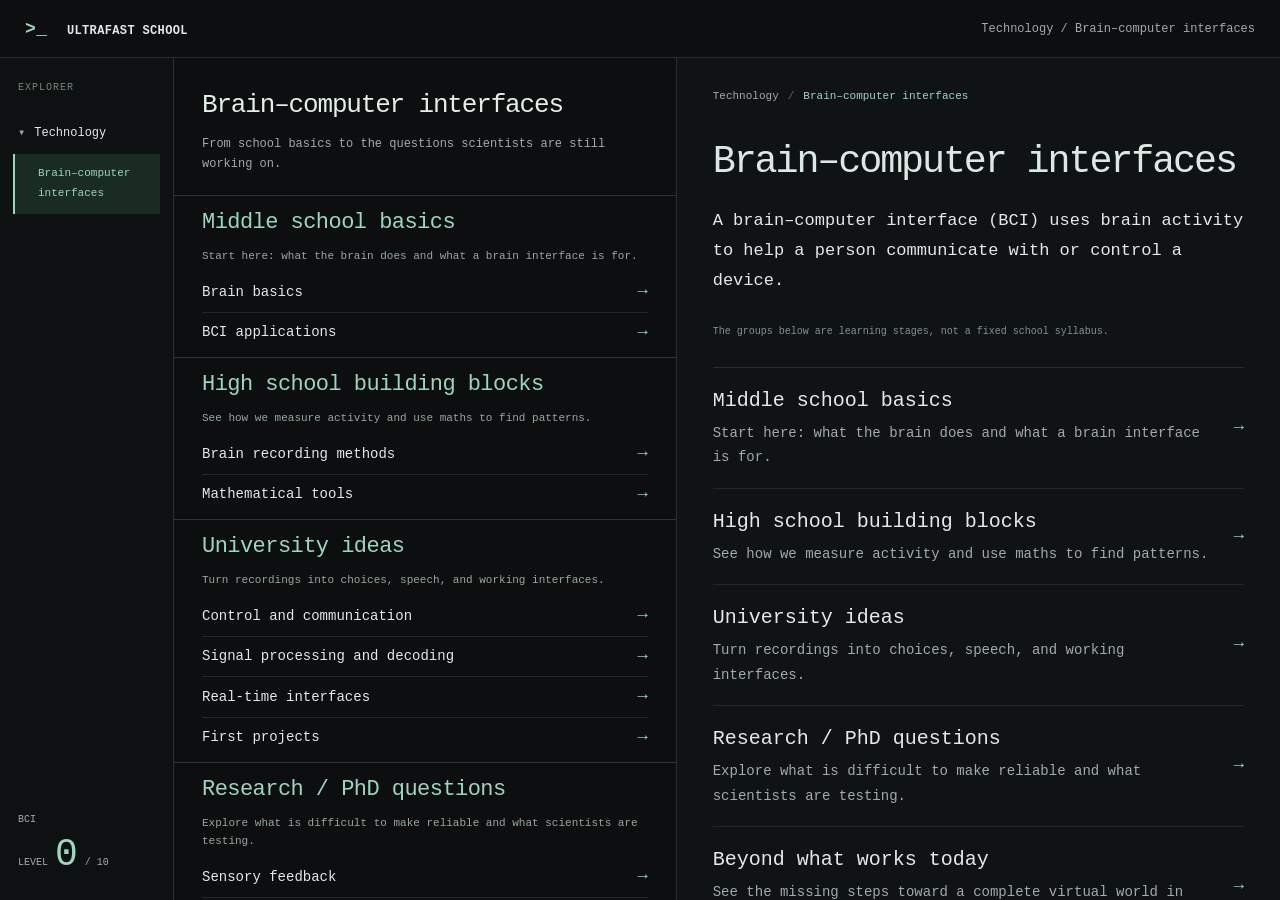
<file: school/index.html>
<!doctype html>
<html lang="en">
<head>
  <meta charset="utf-8"><meta name="viewport" content="width=device-width,initial-scale=1">
  <title>BCI / Ultrafast School</title>
  <meta name="description" content="Explore the shape of brain-computer interfaces, from school basics to open research questions.">
  <link rel="stylesheet" href="school.css?v=3">
</head>
<body>
  <header class="appbar"><a class="brand" href="./"><span class="prompt">&gt;_</span> ULTRAFAST SCHOOL</a><span class="app-path" id="app-path">Technology / Brain–computer interfaces</span></header>
  <div class="workspace">
    <aside class="directory" aria-label="Categories">
      <span class="explorer-label">EXPLORER</span>
      <button id="technology-toggle" class="category-toggle" aria-expanded="true" aria-controls="technology-topics"><span id="technology-arrow">▾</span> Technology</button>
      <div id="technology-topics"><button class="category-topic active" data-open="overview">Brain–computer<br>interfaces</button></div>
      <div class="level-corner" aria-label="Your exploration level"><span id="level-category">BCI</span><div>LEVEL <strong id="field-level">0</strong><small>/ 10</small></div></div>
    </aside>
    <main class="map-pane" aria-label="BCI overview">
      <div class="map-intro"><h1>Brain–computer interfaces</h1><p>From school basics to the questions scientists are still working on.</p></div>
      <div id="map"></div>
    </main>
    <aside class="context-pane" aria-label="Current heading"><div id="context"></div></aside>
  </div>
  <script src="curriculum.js?v=1"></script><script src="simple-map.js?v=2"></script><script src="levels.js?v=1"></script><script src="school.js?v=4"></script>
</body>
</html>
</file>
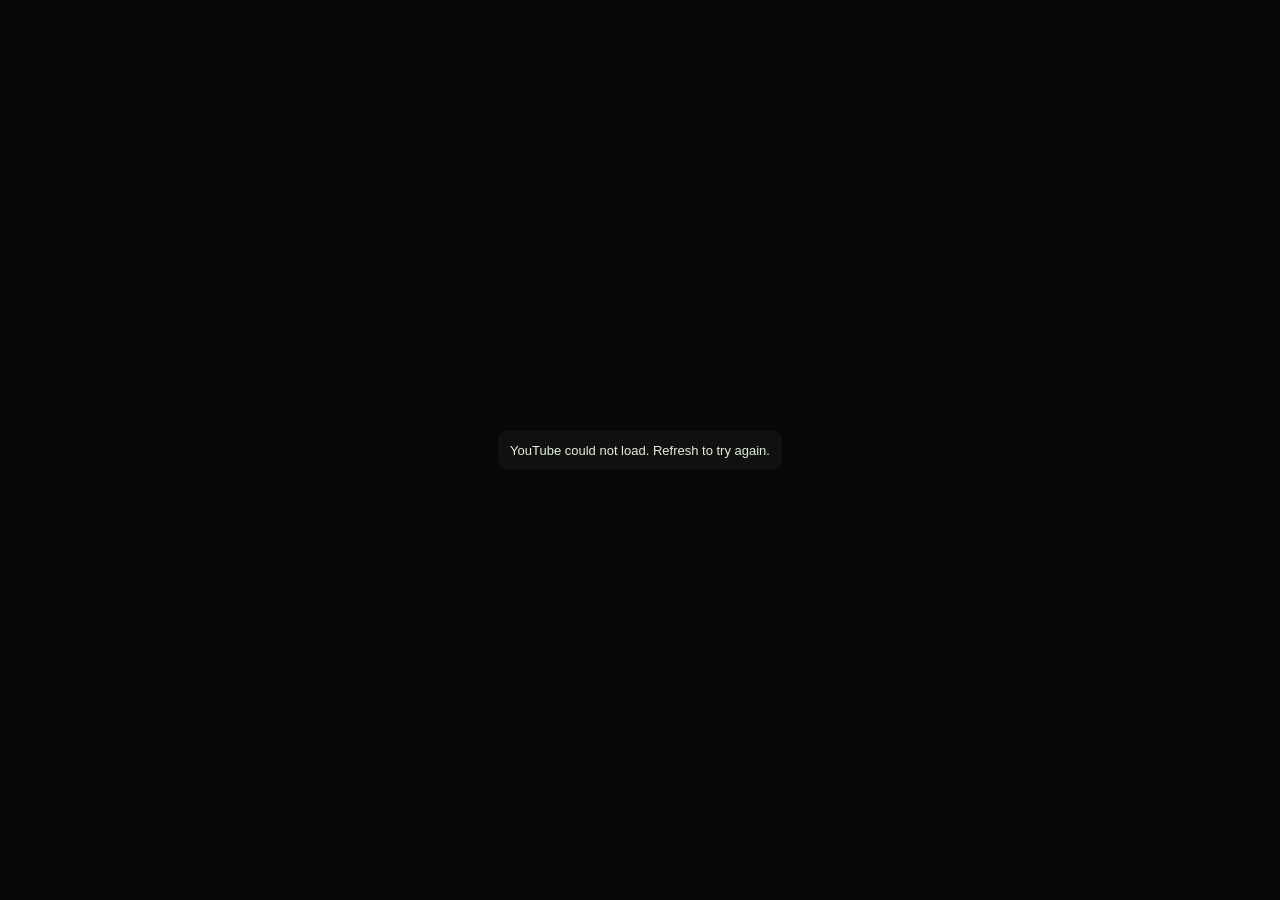
<file: watch/index.html>
<!doctype html><html lang="en"><head><meta charset="utf-8"><meta name="viewport" content="width=device-width,initial-scale=1"><meta name="referrer" content="strict-origin-when-cross-origin"><title>Unseen Gold — One event. More perspective.</title><meta name="description" content="Curated YouTube viewing rooms for two or three screens. Space, sport, music, food and more. Open and watch."><link rel="icon" href="data:image/svg+xml,%3Csvg xmlns='http://www.w3.org/2000/svg' viewBox='0 0 40 40'%3E%3Crect width='40' height='40' rx='10' fill='%23d7fa70'/%3E%3Cpath d='M10 10h7v20h-7zM23 10h7v20h-7z' fill='%23121612'/%3E%3C/svg%3E"><link rel="stylesheet" href="style.css?v=tv6"></head><body><header><a class="brand" href="./"><span class="brand-symbol">Ⅱ</span>Unseen Gold<span class="beta">LOCAL PREVIEW</span></a><div class="header-right"><span class="yt-mark">▶</span> Curated from YouTube <span class="divider"></span><button id="how-button">How it works ↗</button></div></header><dialog id="browse-dialog"><div class="browse-heading"><h2>Browse videos</h2><button class="close" aria-label="Back to video">×</button></div><main id="app"><nav id="categories" aria-label="Categories"></nav><section class="catalog-section"><div class="section-heading"><h2>For you</h2><span id="room-count"></span></div><div id="catalog"></div></section></main></dialog><section id="room" hidden></section><dialog id="how"><button class="close" aria-label="Close">×</button><p class="eyebrow">MAKE ROOM FOR MORE</p><h2>Your desk. Your viewing room.</h2><ol><li>Pick an event, performance, or companion collection.</li><li>One video fills each window. Click Second monitor · More angles to open another view in a separate window, move it to your other display, then choose Fullscreen.</li><li>Videos start automatically, muted until you interact. If your browser blocks playback, press Play.</li><li>Audio follows the focused window. Mute controls allow manual overrides; Follow active screen restores automatic audio.</li></ol><p>“Angle chapters” are different camera segments from one upload. “Same event” videos may use different edits. “Companion” videos compare a subject; they are not matching angles. Timing is manual, not frame-accurate synchronization.</p><button class="primary close-how">Got it. Let’s watch.</button></dialog><script src="catalog.js"></script><script src="core.js"></script><script src="catalog-render.js?v=tv6"></script><script src="app.js?v=tv6"></script></body></html>
</file>
<file: school/school.css>
:root{color-scheme:dark;--bg:#0c0e10;--surface:#101315;--line:#272d30;--text:#e4e8e6;--muted:#a1aba7;--accent:#9cd6bb;--selected:#192b23;--hover:#171d1a;--mono:'SFMono-Regular',Consolas,'Liberation Mono',monospace}
*{box-sizing:border-box}body{margin:0;background:var(--bg);color:var(--text);font:14px var(--mono);height:100vh;overflow:hidden}button,a{font:inherit;color:inherit}button{border:0;border-radius:0;background:transparent;cursor:pointer;text-align:left}button:hover{color:var(--accent)}button:focus-visible,a:focus-visible{outline:1px solid var(--accent);outline-offset:3px}a{text-decoration:none}.appbar{height:58px;display:flex;align-items:center;justify-content:space-between;padding:0 25px;border-bottom:1px solid var(--line);gap:25px}.brand{font-size:12px;font-weight:600;letter-spacing:.03em;white-space:nowrap}.prompt{color:var(--accent);font-size:18px;margin-right:12px}.app-path{font-size:12px;color:var(--muted);text-align:right}.workspace{display:grid;grid-template-columns:174px minmax(350px,1fr) minmax(420px,1.2fr);height:calc(100vh - 58px)}.directory{display:flex;flex-direction:column;padding:24px 13px;border-right:1px solid var(--line);background:#0e1112;min-width:0}.explorer-label{font-size:10px;letter-spacing:.1em;color:#76857c;padding:0 5px;margin-bottom:23px}.category-toggle{padding:9px 5px;font-size:12px;display:flex;gap:9px;align-items:center}.category-toggle span{color:var(--muted)}.category-topic{width:100%;font-size:11px;line-height:1.8;padding:10px 8px 10px 23px;color:var(--accent);background:var(--selected);margin-top:5px;border-left:2px solid var(--accent)}.level-corner{margin-top:auto;padding:20px 5px 0}.level-corner>span{display:block;font-size:10px;color:var(--muted);margin-bottom:8px}.level-corner>div{font-size:10px;color:var(--muted);display:flex;gap:7px;align-items:baseline}.level-corner strong{font-size:38px;font-weight:450;color:var(--accent)}.level-corner small{font-size:10px}.map-pane,.context-pane{min-width:0;overflow-y:auto;scrollbar-width:thin;scrollbar-color:#38413f transparent}.map-pane{border-right:1px solid var(--line)}.map-intro{padding:31px 28px 21px}h1{font-size:26px;font-weight:450;line-height:1.25;letter-spacing:-.045em;margin:0 0 12px}.map-intro p{font-size:12px;line-height:1.7;color:var(--muted);margin:0;max-width:570px}.learning-stage{padding:19px 28px 10px;border-top:1px solid var(--line)}.stage-title{font-size:15px;font-weight:600;padding:0;line-height:1.4}.stage-title.selected{color:var(--accent)}.stage-description{font-size:11px;line-height:1.65;color:var(--muted);margin:8px 0 10px}.chapter{display:flex;align-items:center;justify-content:space-between;gap:20px;width:100%;padding:15px 0;border-bottom:1px solid #202a25;line-height:1.5}.chapter:last-child{border-bottom:0}.chapter-copy{display:block;flex:1;min-width:0}.chapter strong{display:block;font-weight:500;font-size:14px;line-height:1.45}.chapter-copy>span{display:block;margin-top:6px;color:var(--muted);font-size:12px;line-height:1.65}.chapter-arrow{font-size:17px;color:var(--accent);flex-shrink:0}.chapter:hover,.chapter.selected{background:var(--hover)}.chapter:hover strong,.chapter.selected strong{color:var(--accent)}.stage-chapters .chapter{padding:12px 0}.stage-chapters .chapter strong{font-size:12px}.stage-chapters .chapter-copy>span{font-size:11px;margin-top:4px}.stage-chapters .chapter.selected{box-shadow:-9px 0 0 var(--selected);background:var(--selected)}.context-pane{background:var(--surface)}.context-content{padding:29px 36px 50px}.breadcrumbs{display:flex;flex-wrap:wrap;align-items:baseline;gap:6px 9px;font-size:11px;line-height:1.65;color:var(--muted);margin-bottom:35px}.breadcrumbs button{padding:0;color:var(--muted);font-size:inherit;line-height:inherit}.breadcrumbs button:hover{color:var(--accent)}.breadcrumbs [aria-current]{color:var(--accent)}.crumb-divider{color:#56685d}.context-content h2{font-size:clamp(30px,3vw,45px);font-weight:450;letter-spacing:-.055em;line-height:1.15;margin:0 0 22px;overflow-wrap:anywhere}.topic-explanation{font-size:17px;line-height:1.75;color:var(--text);margin:0 0 27px;max-width:800px}.chapter-index{border-top:1px solid var(--line);margin-top:27px}.chapter-index .chapter{padding:21px 0}.chapter-index .chapter strong{font-size:19px}.chapter-index .chapter-copy>span{font-size:14px;line-height:1.75}.stage-note{font-size:10px;color:#82938a;line-height:1.7;margin:0 0 23px}.back-to-parent{font-size:12px;color:var(--accent);padding:12px 0;border-top:1px solid var(--line);margin-top:10px;line-height:1.7}
@media(min-width:1500px){.workspace{grid-template-columns:174px minmax(460px,1fr) minmax(580px,1.2fr)}.map-intro{padding-top:29px;padding-bottom:18px}.map-intro h1{font-size:28px}.learning-stage{padding-top:14px;padding-bottom:5px}.stage-chapters .chapter-copy>span{font-size:11px}.stage-chapters .chapter{padding-top:9px;padding-bottom:9px}.context-content{padding:35px 45px}.stage-title{font-size:16px}}
@media(max-width:1050px) and (min-width:761px){.workspace{grid-template-columns:145px minmax(280px,1fr) minmax(340px,1.15fr)}.directory{padding-left:9px;padding-right:9px}.map-intro,.learning-stage{padding-left:20px;padding-right:20px}.context-content{padding:25px}.context-content h2{font-size:32px}.chapter-index .chapter strong{font-size:17px}.topic-explanation{font-size:15px}}
@media(max-width:760px){body{height:auto;overflow:auto}.appbar{height:auto;min-height:60px;padding:13px 17px;gap:10px;flex-wrap:wrap}.brand{font-size:11px}.app-path{font-size:10px;text-align:left}.workspace{display:block;height:auto}.directory{padding:14px 20px;border-right:0;border-bottom:1px solid var(--line)}.explorer-label{display:none}.category-topic{max-width:260px}.category-topic br{display:none}.category-topic{padding-left:22px}.level-corner{position:fixed;z-index:5;left:0;bottom:0;background:var(--bg);border-top:1px solid var(--line);width:100%;padding:8px 20px;display:flex;align-items:baseline;gap:15px}.level-corner>span{margin:0}.level-corner strong{font-size:22px}.map-pane{border-right:0;overflow:visible}.map-intro{padding:25px 20px 20px}.learning-stage{padding-left:20px;padding-right:20px}.context-pane{border-top:1px solid var(--line);overflow:visible}.context-content{padding:26px 20px 80px}.context-content h2{font-size:34px}.topic-explanation{font-size:16px}.breadcrumbs{margin-bottom:25px}.chapter-index .chapter strong{font-size:18px}.stage-chapters .chapter strong{font-size:14px}.stage-chapters .chapter-copy>span{font-size:12px}}
@media(prefers-reduced-motion:reduce){*{scroll-behavior:auto!important}}
.stage-chapters .chapter{padding-top:9px;padding-bottom:9px}.stage-chapters .chapter strong{font-size:13px}.learning-stage{padding-top:16px;padding-bottom:9px}.stage-description{margin-bottom:7px}

.learning-stage{padding-top:12px;padding-bottom:5px}.stage-chapters .chapter{padding-top:7px;padding-bottom:7px}
.stage-title{font-size:22px;font-weight:400;color:var(--accent);letter-spacing:-.025em}.stage-description{color:#96a99e}.stage-chapters .chapter strong{font-weight:400;font-size:14px}.context-content h2{color:#dce9e2;font-weight:400}.chapter-index .chapter strong{font-weight:400;font-size:20px}.chapter-index .chapter{padding-top:18px;padding-bottom:18px}.index-group{padding-top:22px}.index-group:first-child{padding-top:20px}.index-group-title{font-size:21px;color:var(--accent);font-weight:400;padding:0 0 14px;letter-spacing:-.025em}.index-group .chapter{border-bottom:1px solid #25332b}.index-group .chapter:last-child{border-bottom:0}.learning-stage{border-top-color:#2b3630}.map-intro h1{color:#e4eee8;font-weight:400}
</file>
<file: watch/style.css>
@import url('https://fonts.googleapis.com/css2?family=DM+Sans:wght@400;500;600;700&family=Space+Grotesk:wght@400;500;600;700&display=swap');
:root{--bg:#101210;--surface:#1b1e1b;--muted:#939b91;--line:#30362e;--green:#d7fa70;color:#f4f5ed;font-family:'DM Sans',sans-serif;background:var(--bg)}*{box-sizing:border-box}body{margin:0}button,input,select{font:inherit}button,a{-webkit-tap-highlight-color:transparent}button{cursor:pointer;color:inherit}a{text-decoration:none;color:inherit}button:focus-visible,a:focus-visible,input:focus-visible{outline:3px solid var(--green);outline-offset:4px}[hidden]{display:none!important}header{height:90px;display:flex;justify-content:space-between;align-items:center;padding:0 4.5%;border-bottom:1px solid var(--line)}.brand{display:flex;align-items:center;font-family:'Space Grotesk',sans-serif;font-size:28px;font-weight:700;letter-spacing:-1.5px;gap:10px}.brand-symbol{display:grid;place-items:center;height:29px;width:31px;color:var(--green);font-size:39px;font-weight:400;letter-spacing:-6px;padding-right:5px}.beta{font-family:'DM Sans',sans-serif;color:#a0aa99;font-size:10px;letter-spacing:1px;font-weight:500;border:1px solid var(--line);padding:5px 7px;border-radius:4px;margin-left:12px}.header-right{display:flex;align-items:center;gap:12px;font-size:12px;color:#a7afa1}.yt-mark{color:#f25e51;font-size:14px}.divider{width:1px;height:18px;background:var(--line);margin:0 12px}.header-right button{background:none;border:0;font-size:12px}.intro{display:flex;justify-content:space-between;align-items:flex-end;padding:46px 0 32px}.eyebrow{font-size:11px;letter-spacing:1.8px;color:var(--green);font-weight:600;margin:0 0 17px}h1{font-family:'Space Grotesk',sans-serif;font-weight:500;font-size:57px;letter-spacing:-3px;line-height:1.04;margin:0}h1 span{color:#939b8f}.intro>p{line-height:1.9;color:var(--muted);font-size:14px;margin:0 0 2px}.intro b{color:#c4cbbe;font-weight:400}main{max-width:1520px;margin:auto;padding:0 4.5%}#categories{display:flex;gap:9px;padding:0 0 28px;flex-wrap:wrap}.category{border:1px solid var(--line);border-radius:22px;padding:9px 19px;background:transparent;color:#b4bdad;font-size:13px}.category.active{color:#1a2210;background:var(--green);border-color:var(--green);font-weight:700}.feature{position:relative;min-height:350px;border:1px solid #394131;border-radius:12px;overflow:hidden;background:#1b271d;display:grid;grid-template-columns:1fr 1fr}.feature-image{position:absolute;right:0;width:65%;height:100%;object-fit:cover;opacity:.85}.feature-shade{position:absolute;inset:0;background:linear-gradient(90deg,#17221afa 8%,#17221ae8 33%,#17221a30 70%,#17221a08)}.feature-copy{position:relative;z-index:1;padding:35px 36px;max-width:590px;grid-column:1 / 3}.feature .eyebrow{font-size:10px;letter-spacing:1.6px}.feature h2{font-family:'Space Grotesk',sans-serif;max-width:480px;font-size:40px;line-height:1.05;font-weight:500;letter-spacing:-1.8px;margin:0 0 15px}.feature-copy>p:not(.eyebrow){font-size:14px;line-height:1.7;max-width:400px;color:#b7c2b0;margin:0 0 23px}.primary{background:var(--green);color:#19220b;border:0;border-radius:6px;padding:12px 19px;font-weight:600;font-size:14px;display:inline-flex;gap:25px;align-items:center}.primary:hover{background:#e9ffa7}.feature-tags{display:flex;gap:9px;position:absolute;right:20px;bottom:20px}.feature-tags span{background:#101a13d9;color:#d0dbc6;border:1px solid #49563f;border-radius:5px;padding:7px 10px;font-size:11px}.section-heading{display:flex;justify-content:space-between;align-items:center;margin:37px 0 20px}.section-heading h2{font-family:'Space Grotesk',sans-serif;font-size:21px;font-weight:500;letter-spacing:-.4px;margin:0}.section-heading>span{font-size:12px;color:#899580}#catalog{display:grid;grid-template-columns:repeat(3,minmax(0,1fr));gap:28px 22px}.card{border:1px solid var(--line);border-radius:9px;overflow:hidden;background:#171b16;text-align:left;padding:0;width:100%;transition:transform .18s,border-color .18s}.card:hover{transform:translateY(-3px);border-color:#70845b}.card-image{position:relative;aspect-ratio:16/9;overflow:hidden;background:#252e22}.card-image img{width:100%;height:100%;object-fit:cover;transition:transform .3s}.card:hover img{transform:scale(1.035)}.view-count{position:absolute;bottom:11px;right:11px;font-size:11px;padding:6px 8px;border-radius:4px;background:#111a10e6;color:#e0ebd6}.card-info{padding:18px 18px 19px}.card-eyebrow{font-size:10px;letter-spacing:1.2px;text-transform:uppercase;color:var(--green);display:flex;justify-content:space-between;gap:8px}.card-eyebrow small{font-size:10px;letter-spacing:0;text-transform:none;color:#87947c}.card h3{font-size:19px;font-weight:500;letter-spacing:-.4px;margin:12px 0 7px;font-family:'Space Grotesk',sans-serif}.card p{font-size:12px;color:#839079;line-height:1.5;margin:0}footer{display:flex;justify-content:space-between;gap:20px;margin:45px 0 0;padding:24px 0 28px;border-top:1px solid var(--line);color:#77846e;font-size:11px}dialog{background:#1a2118;color:white;border:1px solid #4c5b40;border-radius:13px;padding:35px;width:calc(100% - 35px);max-width:560px}dialog::backdrop{background:#020801b8;backdrop-filter:blur(8px)}dialog h2{font-family:'Space Grotesk',sans-serif;font-size:29px;font-weight:500;letter-spacing:-1px}dialog ol{padding-left:20px;color:#bdc8b6;font-size:15px;line-height:1.8}dialog li{padding-left:7px;margin:10px 0}dialog>p:not(.eyebrow){font-size:13px;color:#85967a;line-height:1.7}.close{position:absolute;right:15px;top:12px;background:none;border:0;font-size:25px;color:#a3b296}#room{padding:28px 3.5%;max-width:1800px;margin:auto}.room-nav{display:flex;align-items:center;justify-content:space-between;margin-bottom:28px;gap:20px}.back,.secondary{background:#20291c;border:1px solid #3b4932;border-radius:6px;padding:9px 13px;font-size:13px;color:#bdcbb1}.room-tag{color:var(--green);font-size:11px;letter-spacing:1px;text-transform:uppercase}.room-title{font-family:'Space Grotesk',sans-serif;font-size:34px;letter-spacing:-1.1px;font-weight:500;margin:0 0 12px}.room-description{font-size:15px;color:#95a68b;line-height:1.7;margin:0;max-width:1000px}.room-controls{display:flex;align-items:center;gap:12px;flex-wrap:wrap;margin:25px 0 18px}.segmented{display:flex;border:1px solid #3b4932;border-radius:6px;padding:3px}.segmented button{background:transparent;border:0;border-radius:4px;padding:8px 13px;color:#9dad92;font-size:13px}.segmented .active{background:#d7fa70;color:#1a2210}.manual{margin-left:auto;color:#94a085;font-size:12px}.players{display:grid;grid-template-columns:repeat(2,minmax(0,1fr));gap:16px}.players.three{grid-template-columns:repeat(3,minmax(0,1fr))}.screen{background:#192016;border:1px solid #34402c;border-radius:8px;overflow:hidden;min-width:0}.screen-top{display:flex;align-items:center;justify-content:space-between;gap:10px;padding:14px 15px}.screen-top strong{font-size:13px;font-weight:500}.screen-top .number{color:#8a9c7c;font-size:11px;margin-right:9px}.popout{background:none;border:0;color:#d7fa70;font-size:12px}.video{width:100%;aspect-ratio:16/9;min-height:200px;background:#050805;position:relative}.video iframe{width:100%;height:100%;border:0;display:block;min-height:200px}.placeholder{padding:24px;text-align:center;color:#a9b89e;line-height:1.7;font-size:14px;min-height:200px;display:grid;place-content:center;gap:15px}.placeholder a{text-decoration:underline;color:var(--green)}.screen-bottom{padding:14px 15px}.credit{display:flex;justify-content:space-between;font-size:11px;color:#869b77;gap:10px;margin-bottom:13px}.credit a{text-decoration:underline;text-underline-offset:3px}.timing{display:flex;align-items:center;gap:5px;flex-wrap:wrap}.timing button{border:1px solid #3b4b31;background:#24301e;border-radius:4px;padding:6px 9px;font-size:12px;color:#c7d5bd}.timing input{width:71px;color:#d7e2ce;background:#11190d;border:1px solid #3b4b31;border-radius:4px;padding:6px;font-size:12px}.timing label{font-size:11px;color:#819675}.audio{margin-top:11px;width:100%;background:none;border:1px solid #3b4b31;border-radius:4px;color:#a3b995;font-size:12px;padding:7px}.audio.selected{color:var(--green);border-color:#7b9950}.status{min-height:16px;font-size:11px;color:#bdcaad;margin:9px 0 0}.curator-note{margin-top:22px;background:#1b2417;border:1px solid #35452b;border-radius:7px;padding:17px 20px;font-size:13px;line-height:1.7;color:#99ad8a}.curator-note strong{color:#c6d6b9;font-weight:500}.room-help{font-size:12px;color:#718a60;line-height:1.7}.single #room{max-width:1400px}.single .players{grid-template-columns:1fr}.single .video{max-height:73vh}.single .room-title{font-size:25px}.single .room-description{display:none}.single header{height:65px}.single .beta{display:none}.single .room-nav{margin-bottom:16px}.empty{padding:40px;color:#9aa98e}.error-text{color:#dfb992}@media(max-width:1050px){h1{font-size:49px}.players.three{grid-template-columns:repeat(2,minmax(0,1fr))}.players.three .screen:last-child{grid-column:1 / -1;max-width:750px;width:100%;justify-self:center}.feature h2{font-size:35px}.feature-copy{max-width:530px}#catalog{grid-template-columns:repeat(2,minmax(0,1fr))}.beta{display:none}}@media(max-width:700px){header{height:75px;padding:0 6%}.header-right{font-size:10px}.header-right .divider,.header-right .yt-mark{display:none}.header-right{gap:10px}.header-right button{font-size:11px}.brand{font-size:24px}main{padding:0 6%}.intro{display:block;padding-top:34px}h1{font-size:46px}.intro>p{margin-top:20px;font-size:14px}#categories{gap:7px}.category{padding:8px 13px;font-size:12px}.feature{min-height:380px}.feature-image{width:100%;opacity:.6}.feature-shade{background:linear-gradient(0deg,#12200ffa 0%,#142412aa 70%,#14241266)}.feature-copy{padding:28px 23px}.feature h2{font-size:34px;max-width:300px}.feature-copy>p:not(.eyebrow){max-width:300px}.feature-tags{left:23px;right:auto;bottom:18px}.feature .primary{margin-bottom:24px}#catalog{grid-template-columns:1fr;gap:20px}.section-heading h2{font-size:19px}.section-heading{gap:15px}.section-heading>span{font-size:11px;white-space:nowrap}.card-info{padding:18px}.card h3{font-size:22px}footer{display:block;line-height:2}footer>span{display:block}.players,.players.three{grid-template-columns:1fr}.players.three .screen:last-child{grid-column:auto}.room-title{font-size:28px}.manual{margin-left:0}.room-controls{gap:8px}.room-nav{gap:10px}.room-tag{font-size:10px}.room-description{font-size:14px}.video{min-height:200px}#room{padding:25px 5%}.single .video{max-height:none}}@media(prefers-reduced-motion:reduce){*{transition:none!important}}

/* Cinema mode: edge-to-edge video, floating controls. */
body.watching{background:#000;overflow:hidden}body.watching>header{display:none}
body.watching #room{position:fixed;inset:0;max-width:none;padding:0;margin:0;background:#000}
.watching .players,.single.watching .players{position:absolute;inset:0;gap:2px;grid-template-columns:repeat(2,minmax(0,1fr))}
.watching .players.three{grid-template-columns:repeat(3,minmax(0,1fr))}.single.watching .players{grid-template-columns:1fr}
.watching .screen{position:relative;background:#000;border:0;border-radius:0;overflow:hidden;min-height:0}
.watching .video,.single.watching .video{position:absolute;inset:0;width:100%;height:100%;max-height:none;aspect-ratio:auto;min-height:0}
.watching .video iframe{width:100%;height:100%;min-height:0}
.watching .room-nav{position:fixed;left:24px;top:22px;z-index:5;margin:0}.watching .room-tag,.watching .room-description,.watching .manual,.watching .room-help{display:none}
.watching .room-title{position:fixed;left:24px;top:76px;z-index:4;font-size:21px!important;letter-spacing:-.5px;text-shadow:0 2px 16px #000;background:#0009;padding:9px 13px;border-radius:8px;pointer-events:none}
.watching .room-controls{position:fixed;right:24px;top:22px;z-index:5;margin:0;gap:7px}
.watching .secondary,.watching .back,.watching .segmented{background:#161916cc;border:1px solid #ffffff30;backdrop-filter:blur(16px);color:#eee;border-radius:24px;padding:10px 15px;box-shadow:0 4px 25px #0003}
.watching .screen-top{position:absolute;left:22px;bottom:82px;z-index:3;border-radius:20px;background:#141814c9;backdrop-filter:blur(14px);border:1px solid #ffffff25;padding:10px 15px;max-width:calc(100% - 44px)}
.watching .screen-bottom{display:none;position:absolute;right:22px;bottom:130px;z-index:5;width:290px;background:#111b11ed;border:1px solid #ffffff30;border-radius:14px;padding:18px;backdrop-filter:blur(18px)}
.watching.show-details .screen-bottom{display:block}.watching .curator-note{display:none}.watching.show-details .curator-note{display:block;position:fixed;left:24px;top:125px;z-index:6;max-width:440px;background:#121912eb;backdrop-filter:blur(18px);margin:0}
.watching .room-nav,.watching .room-controls,.watching .room-title,.watching .screen-top{transition:opacity .3s}
.watching.idle:not(.show-details) .room-nav,.watching.idle:not(.show-details) .room-controls,.watching.idle:not(.show-details) .room-title,.watching.idle:not(.show-details) .screen-top{opacity:0;pointer-events:none}
.watching .placeholder{position:absolute;inset:0}.watching .players.three .screen:last-child{grid-column:auto;max-width:none;width:auto}
@media(max-width:700px){.watching .room-controls{top:70px;left:16px;right:16px}.watching .room-title{display:none}.watching .room-nav{left:16px;top:16px}.watching .players.three{grid-template-columns:repeat(3,minmax(0,1fr))}.watching .screen-top{left:10px;bottom:65px;font-size:11px}.watching .popout{font-size:10px}}
/* Keep controls reachable while the pointer is over a cross-origin video. */
.watching.idle:not(.show-details) .room-nav,.watching.idle:not(.show-details) .room-controls,.watching.idle:not(.show-details) .room-title,.watching.idle:not(.show-details) .screen-top{opacity:1;pointer-events:auto}
.watching .players.one{grid-template-columns:1fr}
.watching .screen-top{gap:12px;bottom:82px;max-width:calc(100% - 44px);flex-wrap:wrap}
.watching .screen-top .audio{margin:0;width:auto;padding:6px 12px;border-radius:18px;white-space:nowrap;background:#1119}
.watching .room-controls{max-width:calc(100% - 230px);justify-content:flex-end;flex-wrap:wrap}
.watching .room-controls .secondary{padding:10px 12px;font-size:12px}
.watching .room-title{top:90px;max-width:calc(100% - 48px)}
.watching .status{position:absolute;z-index:4;left:24px;bottom:145px;background:#101710ed;border-radius:9px;padding:12px;max-width:calc(100% - 48px);color:#e4efda;font-size:13px;margin:0}
.watching .status:empty{display:none}.status a{text-decoration:underline;color:var(--green)}
#room-message:not(:empty){position:fixed;z-index:10;bottom:25px;left:50%;transform:translateX(-50%);padding:14px 20px;background:#263b20;border:1px solid #7d9d58;border-radius:10px;max-width:90vw;font-size:13px}
#screens-dialog{max-width:700px;max-height:85vh;overflow:auto}#screens-dialog h2{margin-bottom:15px}#screens-dialog h3{font-size:14px;margin-top:25px}
.display-actions{display:flex;gap:10px;align-items:center;flex-wrap:wrap;margin:15px 0}.display-actions label{font-size:13px}.display-actions input{width:65px;margin-left:8px;background:#0d140b;color:white;border:1px solid #4a623c;border-radius:7px;padding:9px}
.display-row{display:flex;justify-content:space-between;align-items:center;gap:15px;padding:12px 0;border-bottom:1px solid #ffffff15;font-size:13px}.display-row small{display:block;color:#a2b295;font-size:11px;margin-top:5px}.display-row button{white-space:nowrap}.display-row button:disabled{opacity:.5;cursor:default}#screen-plan{max-height:240px;overflow:auto}
@media(max-width:1000px){.watching .room-controls{top:70px;left:20px;right:20px;max-width:none;justify-content:flex-start}.watching .room-title{display:none}.watching .screen-top strong{font-size:11px}.watching .screen-top{bottom:70px;left:10px;gap:6px}.watching .screen-top .audio{font-size:11px}.watching .screen-bottom{width:260px;right:10px}}

/* TV first, with a compact two-column video browser. */
:root{--bg:#0f0f0f;--surface:#212121;--muted:#aaa;--line:#333;--green:#fff;font-family:Arial,sans-serif}
#browse-dialog{width:min(920px,96vw);max-width:920px;max-height:90vh;padding:24px;background:#0f0f0f;border:1px solid #333;border-radius:14px;overflow:auto}
.browse-heading{display:flex;align-items:center;justify-content:space-between;margin-bottom:24px}.browse-heading h2{font:600 22px Arial,sans-serif;margin:0}.browse-heading .close{position:static;color:white}
#browse-dialog main{padding:0}#categories{gap:8px;padding-bottom:8px}.category{border:0;background:#272727;color:#eee;border-radius:8px;padding:9px 13px}.category.active{background:#fff;color:#0f0f0f}
.section-heading{margin:20px 0 16px}.section-heading h2{font:600 18px Arial,sans-serif}#catalog{grid-template-columns:repeat(2,minmax(0,1fr));gap:24px 16px}
.card{background:transparent;border:0;border-radius:0}.card:hover{transform:none}.card-image{border-radius:10px;background:#222}.card-info{padding:10px 0}.card h3{font:600 15px/1.4 Arial,sans-serif;letter-spacing:0;margin:6px 0}.card p,.card-eyebrow small{color:#aaa}.card-eyebrow{color:#aaa;letter-spacing:0;text-transform:none}.card-eyebrow small{display:none}.view-count{background:#000c;color:#fff;padding:4px 6px}
.watching .room-title{font-family:Arial,sans-serif}.watching .segmented .active{background:white;color:#111}.watching .popout{color:white}
@media(max-width:500px){#browse-dialog{padding:16px}#catalog{gap:18px 12px}.card h3{font-size:13px}.card p{font-size:11px}.section-heading>span{font-size:10px}}

/* Minimal TV controls. */
.watching .players,.single.watching .players{top:42px}
.minimal-nav{position:fixed;inset:0 0 auto;height:42px;display:flex;align-items:center;justify-content:center;gap:6px;background:#080808;z-index:8}
.minimal-nav button,.monitor-button,.retry-play{border:1px solid #ffffff30;border-radius:3px;background:#171717;color:#eee;padding:6px 10px;font:12px Arial,sans-serif;box-shadow:none}
.minimal-nav button:hover,.monitor-button:hover{background:#333}
.monitor-button{position:absolute;top:12px;right:12px;z-index:5}
.video-ended{position:absolute;inset:0;display:grid;place-items:center;background:#000;color:#aaa;font:16px Arial,sans-serif}
.watching .status{left:50%;bottom:50%;transform:translate(-50%,50%);background:#111;text-align:center}

/* One video per window; controls overlay the full viewport. */
.watching .players,.single.watching .players{inset:0;grid-template-columns:1fr!important}
.minimal-nav{height:auto;padding:12px;background:transparent;justify-content:flex-end;flex-wrap:wrap;opacity:0;transition:opacity .2s}
body:hover .minimal-nav,.minimal-nav:focus-within{opacity:1}
.minimal-nav button{background:#111b;backdrop-filter:blur(8px)}
@media(hover:none){.minimal-nav{opacity:1}}
</file>
